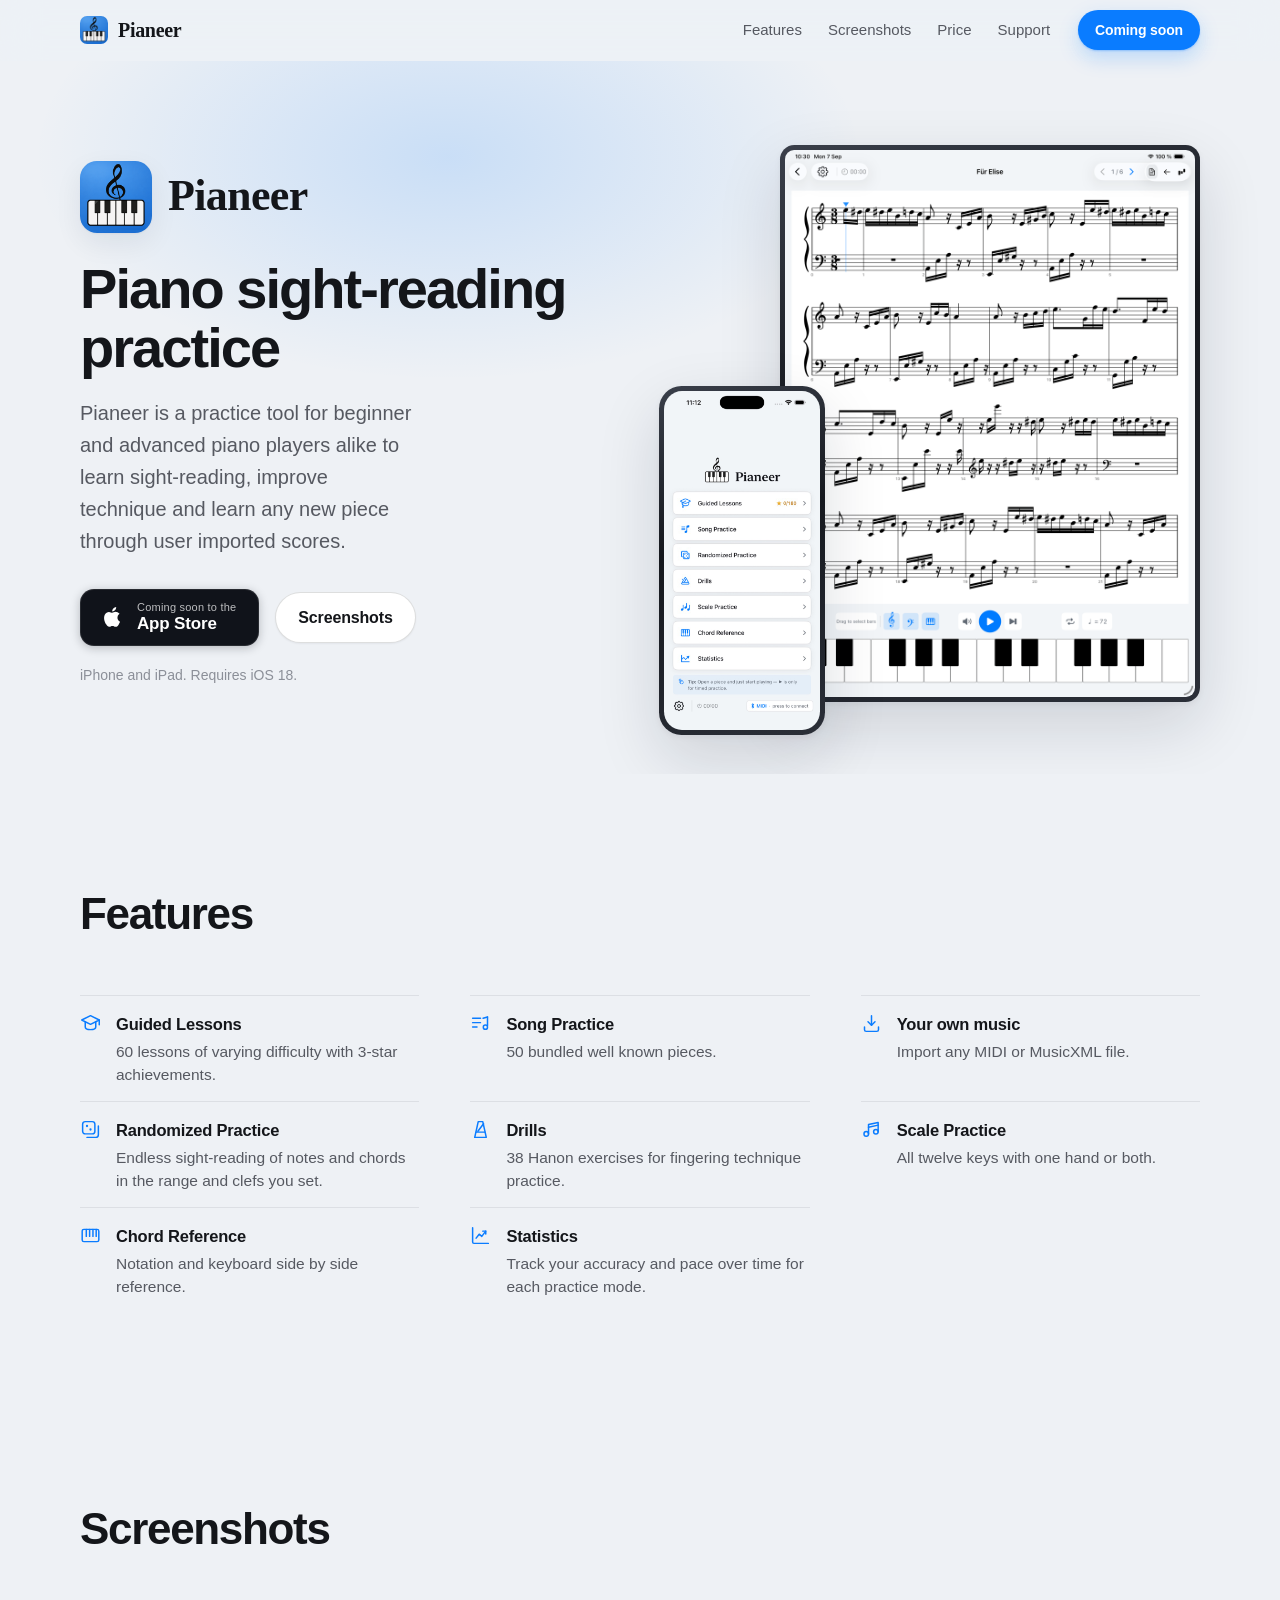
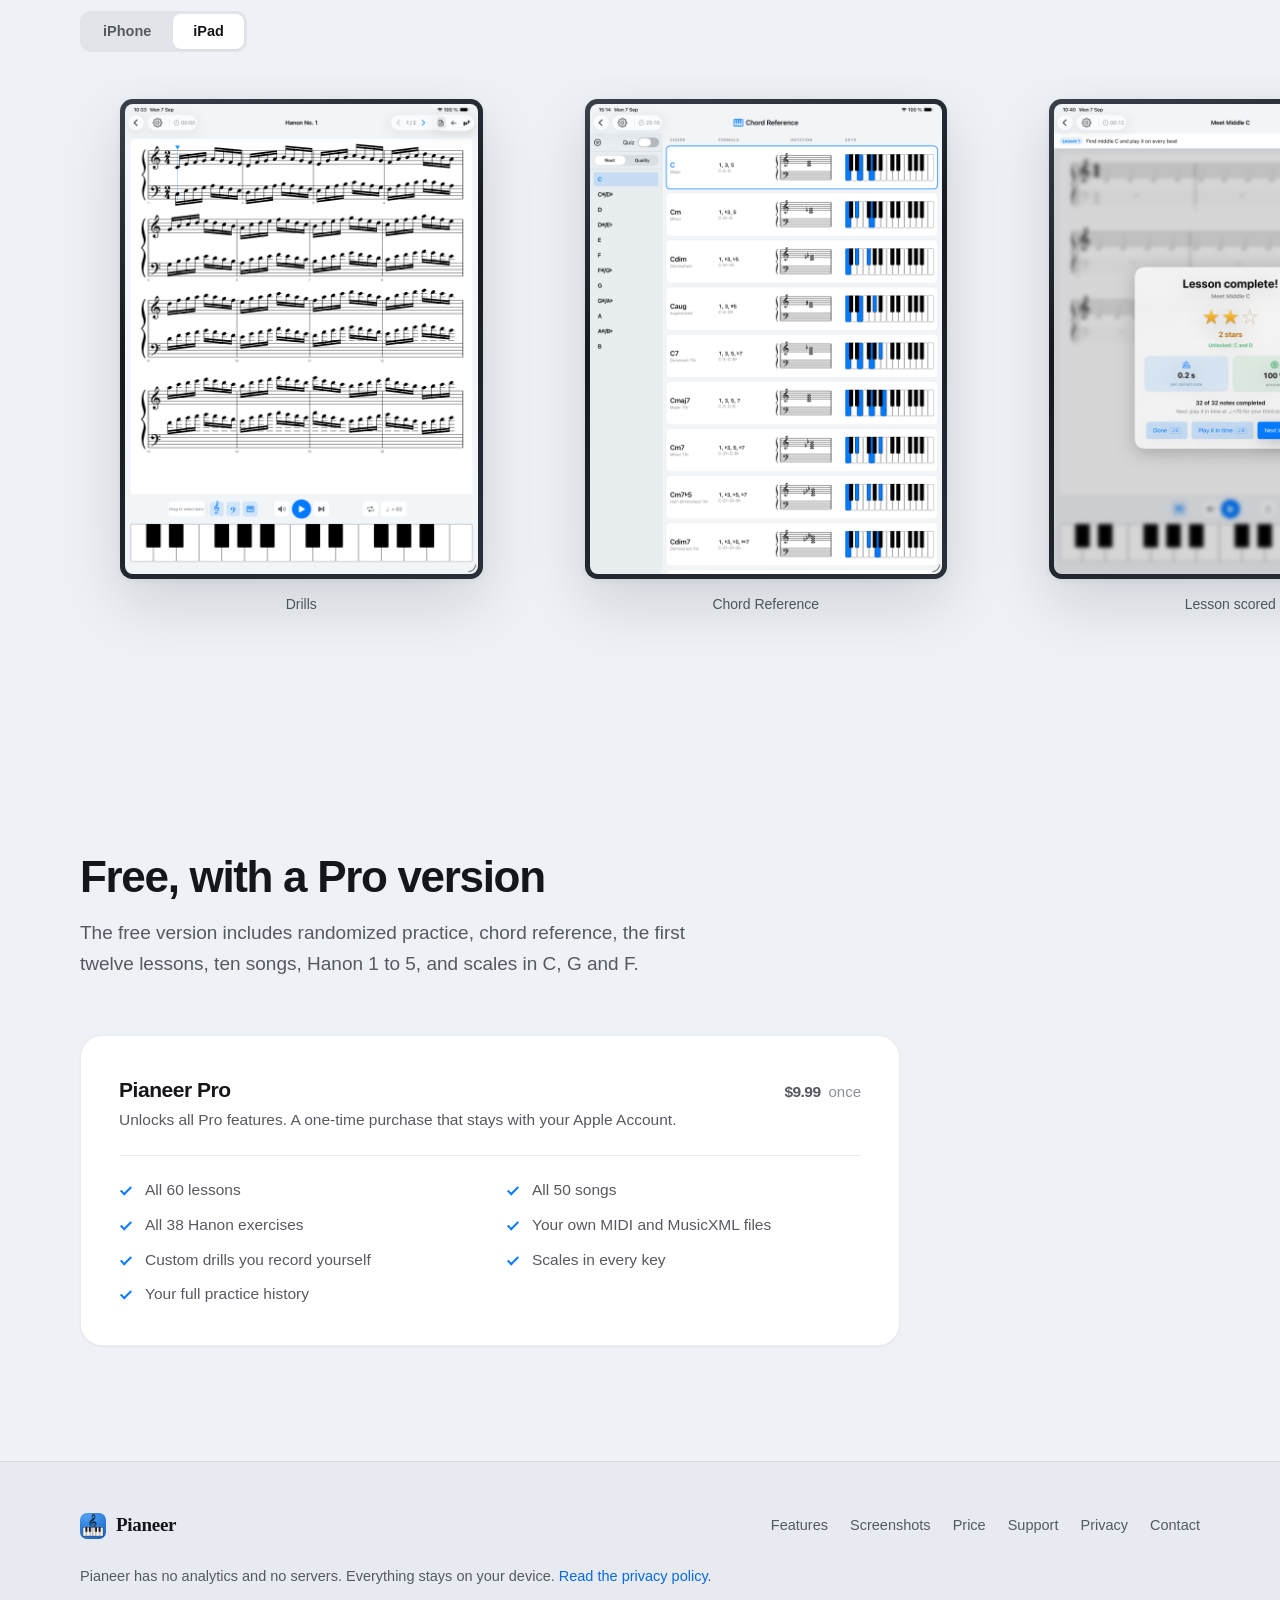
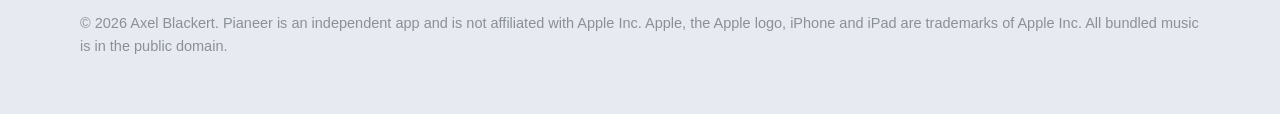
<file: index.html>
<!doctype html>
<html lang="en">
<head>
<meta charset="utf-8">
<meta name="viewport" content="width=device-width, initial-scale=1">
<title>Pianeer — Piano sight-reading practice</title>
<meta name="description" content="Connect a MIDI keyboard and Pianeer follows what you play, turning each note green on the staff as you get it right. 60 lessons, 50 pieces and 38 Hanon exercises, for iPhone and iPad.">
<!-- Light only for now; the dark counterpart was content="#0a0e18"
     media="(prefers-color-scheme: dark)". See DARK-THEME in style.css. -->
<meta name="theme-color" content="#eef1f5">
<link rel="canonical" href="https://pianeer-app.github.io/">
<link rel="icon" href="assets/img/favicon.png" type="image/png">
<link rel="apple-touch-icon" href="assets/img/apple-touch-icon.png">
<link rel="stylesheet" href="assets/css/style.css">

<meta property="og:type" content="website">
<meta property="og:title" content="Pianeer — Piano sight-reading practice">
<meta property="og:description" content="Connect a MIDI keyboard and Pianeer follows what you play, marking each note on the staff as you go. For iPhone and iPad.">
<meta property="og:image" content="assets/img/icon.png">
<meta name="twitter:card" content="summary_large_image">

<script type="application/ld+json">
{
  "@context": "https://schema.org",
  "@type": "SoftwareApplication",
  "name": "Pianeer",
  "applicationCategory": "EducationalApplication",
  "operatingSystem": "iOS 18.0 or later",
  "description": "Piano sight-reading practice driven by MIDI input. Guided lessons, songs, Hanon drills, scales, a chord reference and practice statistics.",
  "offers": { "@type": "Offer", "price": "0", "priceCurrency": "USD" }
}
</script>
</head>
<body>

<a class="skip" href="#main">Skip to content</a>

<header class="nav">
  <div class="wrap nav-inner">
    <a class="nav-brand" href="./">
      <img src="assets/img/icon.png" alt="" width="28" height="28">
      <span class="wordmark">Pianeer</span>
    </a>
    <nav class="nav-links" aria-label="Primary">
      <a href="#features">Features</a>
      <a href="#screenshots">Screenshots</a>
      <a href="#pricing">Price</a>
      <a href="support.html">Support</a>
    </nav>
    <div class="nav-cta">
      <!-- APPSTORE_URL: replace the href, and the label with "App Store". -->
      <a class="btn btn-primary btn-sm" href="#pricing" title="Pianeer is coming soon to the App Store">Coming soon</a>
    </div>
  </div>
</header>

<main id="main">

<!-- ── Hero ───────────────────────────────────────────────────────────── -->
<section class="hero">
  <div class="wrap hero-grid">
    <div>
      <div class="hero-lockup">
        <img src="assets/img/icon.png" alt="Pianeer app icon" width="72" height="72">
        <span class="wordmark">Pianeer</span>
      </div>
      <h1>Piano sight-reading practice</h1>
      <p class="hero-sub">
        Pianeer is a practice tool for beginner and advanced piano players
        alike to learn sight-reading, improve technique and learn any new piece
        through user imported scores.
      </p>
      <div class="hero-cta">
        <div class="cta-row">
          <!-- APPSTORE_URL -->
          <a class="appstore" href="#pricing" aria-label="Pianeer is coming soon to the App Store">
            <svg viewBox="0 0 24 24" aria-hidden="true"><path d="M17.05 12.54c-.02-2.3 1.88-3.4 1.96-3.46-1.07-1.56-2.73-1.78-3.32-1.8-1.41-.14-2.76.83-3.48.83-.72 0-1.83-.81-3-.79-1.54.02-2.96.9-3.75 2.28-1.6 2.78-.41 6.9 1.15 9.16.76 1.1 1.67 2.34 2.86 2.3 1.15-.05 1.58-.74 2.97-.74 1.39 0 1.78.74 3 .72 1.24-.02 2.02-1.12 2.78-2.23.87-1.28 1.23-2.52 1.25-2.58-.03-.01-2.4-.92-2.42-3.65zM14.9 5.6c.63-.77 1.06-1.83.94-2.9-.91.04-2.01.61-2.66 1.37-.59.68-1.1 1.76-.96 2.8 1.01.08 2.05-.51 2.68-1.27z"/></svg>
            <span class="appstore-text">
              <small>Coming soon to the</small>
              <strong>App Store</strong>
            </span>
          </a>
          <a class="btn btn-ghost" href="#screenshots">Screenshots</a>
        </div>
        <p class="cta-note">iPhone and iPad. Requires iOS&nbsp;18.</p>
      </div>
    </div>

    <div class="hero-stage">
      <div class="device device-ipad ipad">
        <img src="assets/img/screens/ipad-sheet.png" alt="Pianeer on iPad showing Für Elise engraved on a grand staff, with transport controls and a piano keyboard along the bottom" width="900" height="1200" fetchpriority="high">
      </div>
      <div class="device device-iphone iphone">
        <img src="assets/img/screens/iphone-home.jpg" alt="Pianeer's home screen on iPhone with Guided Lessons, Song Practice, Drills and more" width="560" height="1216" fetchpriority="high">
      </div>
    </div>
  </div>
</section>

<!-- ── Features ───────────────────────────────────────────────────────── -->
<section id="features">
  <div class="wrap">
    <div class="section-head">
      <h2>Features</h2>
    </div>

    <dl class="specs">
      <div class="spec">
        <svg viewBox="0 0 24 24" fill="none" stroke="currentColor" stroke-width="1.7" stroke-linecap="round" stroke-linejoin="round" aria-hidden="true"><path d="M12 3 22 8l-10 5L2 8z"/><path d="M6 10.4V16c0 1.7 2.7 3 6 3s6-1.3 6-3v-5.6"/><path d="M22 8v5.5"/></svg>
        <div><dt>Guided Lessons</dt><dd>60 lessons of varying difficulty with 3-star achievements.</dd></div>
      </div>
      <div class="spec">
        <svg viewBox="0 0 24 24" fill="none" stroke="currentColor" stroke-width="1.7" stroke-linecap="round" stroke-linejoin="round" aria-hidden="true"><path d="M3 6h9M3 11h9M3 16h5"/><path d="M20 4.5v9.7"/><circle cx="17.6" cy="16.2" r="2.4"/><path d="M20 4.5 15 6"/></svg>
        <div><dt>Song Practice</dt><dd>50 bundled well known pieces.</dd></div>
      </div>
      <div class="spec">
        <svg viewBox="0 0 24 24" fill="none" stroke="currentColor" stroke-width="1.7" stroke-linecap="round" stroke-linejoin="round" aria-hidden="true"><path d="M12 3v11"/><path d="m8 10 4 4 4-4"/><path d="M4 16v3a2 2 0 0 0 2 2h12a2 2 0 0 0 2-2v-3"/></svg>
        <div><dt>Your own music</dt><dd>Import any MIDI or MusicXML file.</dd></div>
      </div>
      <div class="spec">
        <svg viewBox="0 0 24 24" fill="none" stroke="currentColor" stroke-width="1.7" stroke-linejoin="round" aria-hidden="true"><rect x="3" y="3" width="14" height="14" rx="3"/><path d="M21 8v10a3 3 0 0 1-3 3H8" stroke-linecap="round"/><circle cx="8" cy="8" r="1.3" fill="currentColor" stroke="none"/><circle cx="12" cy="12" r="1.3" fill="currentColor" stroke="none"/></svg>
        <div><dt>Randomized Practice</dt><dd>Endless sight-reading of notes and chords in the range and clefs you set.</dd></div>
      </div>
      <div class="spec">
        <svg viewBox="0 0 24 24" fill="none" stroke="currentColor" stroke-width="1.7" stroke-linecap="round" stroke-linejoin="round" aria-hidden="true"><path d="M9.4 3h5.2l4 18H5.4z"/><path d="M7 15h10"/><path d="M15.5 5.5 9 14"/></svg>
        <div><dt>Drills</dt><dd>38 Hanon exercises for fingering technique practice.</dd></div>
      </div>
      <div class="spec">
        <svg viewBox="0 0 24 24" fill="none" stroke="currentColor" stroke-width="1.7" stroke-linecap="round" stroke-linejoin="round" aria-hidden="true"><circle cx="6" cy="17" r="2.6"/><circle cx="17" cy="14.5" r="2.6"/><path d="M8.6 17V6.4l11-2.4v10.5"/><path d="M8.6 9.4l11-2.4"/></svg>
        <div><dt>Scale Practice</dt><dd>All twelve keys with one hand or both.</dd></div>
      </div>
      <div class="spec">
        <svg viewBox="0 0 24 24" fill="none" stroke="currentColor" stroke-width="1.7" stroke-linejoin="round" aria-hidden="true"><rect x="2.5" y="5" width="19" height="14" rx="2"/><path d="M7.2 5v8M11 5v8M14.8 5v8M18.5 5v8" stroke-linecap="round"/></svg>
        <div><dt>Chord Reference</dt><dd>Notation and keyboard side by side reference.</dd></div>
      </div>
      <div class="spec">
        <svg viewBox="0 0 24 24" fill="none" stroke="currentColor" stroke-width="1.7" stroke-linecap="round" stroke-linejoin="round" aria-hidden="true"><path d="M3 3v16.5A1.5 1.5 0 0 0 4.5 21H21"/><path d="m7 15 3.5-4.5 3 2.5L18 7"/><path d="M14.6 7H18v3.4"/></svg>
        <div><dt>Statistics</dt><dd>Track your accuracy and pace over time for each practice mode.</dd></div>
      </div>
    </dl>
  </div>
</section>

<!-- ── Screenshots ────────────────────────────────────────────────────── -->
<section id="screenshots" class="section-tight">
  <div class="wrap">
    <div class="section-head">
      <h2>Screenshots</h2>
    </div>
  </div>

  <!-- Outside .wrap on purpose: the strip runs edge to edge and recreates the
       gutter with its own inline padding. It scrolls sideways, so extra shots
       here cost the reader no extra scrolling down the page. -->
  <!-- The strips are siblings of the radios above, so a checked radio can hide
       the other strip. This tab switch needs no JavaScript. -->
  <input class="seg-input" type="radio" name="device" id="seg-iphone">
  <input class="seg-input" type="radio" name="device" id="seg-ipad" checked>

  <div class="wrap">
    <div class="seg">
      <label for="seg-iphone">iPhone</label>
      <label for="seg-ipad">iPad</label>
    </div>
  </div>

  <div class="gallery gallery-iphone" tabindex="0" role="region" aria-label="Pianeer on iPhone, scroll horizontally">
    <figure class="shot">
      <div class="device device-iphone"><img src="assets/img/screens/iphone-sheet.jpg" alt="A piece open on the grand staff with the playhead on the first bar and transport controls below" width="560" height="1216" loading="lazy"></div>
      <figcaption>Sheet view</figcaption>
    </figure>
    <figure class="shot">
      <div class="device device-iphone"><img src="assets/img/screens/iphone-chords.jpg" alt="Chord Reference showing chords as notation and highlighted piano keys, with a quiz toggle" width="560" height="1216" loading="lazy"></div>
      <figcaption>Chord Reference</figcaption>
    </figure>
    <figure class="shot">
      <div class="device device-iphone"><img src="assets/img/screens/iphone-complete.jpg" alt="Lesson complete screen showing two of three stars, reaction time and accuracy" width="560" height="1216" loading="lazy"></div>
      <figcaption>Lesson scored</figcaption>
    </figure>
    <figure class="shot">
      <div class="device device-iphone"><img src="assets/img/screens/iphone-falling.jpg" alt="Falling-notes view with coloured bars descending onto the on-screen keyboard" width="560" height="1216" loading="lazy"></div>
      <figcaption>Falling notes</figcaption>
    </figure>
    <figure class="shot">
      <div class="device device-iphone"><img src="assets/img/screens/iphone-stats.jpg" alt="Statistics screen with practice time, a practice calendar and accuracy trends" width="560" height="1216" loading="lazy"></div>
      <figcaption>Statistics</figcaption>
    </figure>
    <figure class="shot">
      <div class="device device-iphone"><img src="assets/img/screens/iphone-lessons.jpg" alt="Guided Lessons list showing progress out of 180 stars and lessons unlocking in sequence" width="560" height="1216" loading="lazy"></div>
      <figcaption>Guided Lessons</figcaption>
    </figure>
    <figure class="shot">
      <div class="device device-iphone"><img src="assets/img/screens/iphone-random.jpg" alt="Randomized Practice settings for treble and bass clef ranges, chords and note count" width="560" height="1216" loading="lazy"></div>
      <figcaption>Randomized Practice</figcaption>
    </figure>
    <figure class="shot">
      <div class="device device-iphone"><img src="assets/img/screens/iphone-songs.jpg" alt="Song Practice library with recent, imported and bundled pieces graded by difficulty" width="560" height="1216" loading="lazy"></div>
      <figcaption>Song Practice</figcaption>
    </figure>
    <figure class="shot">
      <div class="device device-iphone"><img src="assets/img/screens/iphone-home.jpg" alt="Home screen listing Guided Lessons, Song Practice, Randomized Practice, Drills, Scale Practice, Chord Reference and Statistics" width="560" height="1216" loading="lazy"></div>
      <figcaption>Home</figcaption>
    </figure>
  </div>

  <div class="gallery gallery-ipad" tabindex="0" role="region" aria-label="Pianeer on iPad, scroll horizontally">
    <figure class="shot">
      <div class="device device-ipad"><img src="assets/img/screens/ipad-drills.png" alt="A Hanon exercise on iPad, engraved across the full page with a piano keyboard below" width="720" height="960" loading="lazy"></div>
      <figcaption>Drills</figcaption>
    </figure>
    <figure class="shot">
      <div class="device device-ipad"><img src="assets/img/screens/ipad-chords.png" alt="Chord Reference on iPad, listing chords as notation and keyboard side by side" width="720" height="960" loading="lazy"></div>
      <figcaption>Chord Reference</figcaption>
    </figure>
    <figure class="shot">
      <div class="device device-ipad"><img src="assets/img/screens/ipad-complete.jpg" alt="Lesson complete on iPad: two of three stars for Meet Middle C, with reaction time and accuracy" width="720" height="960" loading="lazy"></div>
      <figcaption>Lesson scored</figcaption>
    </figure>
    <figure class="shot">
      <div class="device device-ipad"><img src="assets/img/screens/ipad-falling.jpg" alt="Falling-notes view on iPad: coloured bars descending onto a piano keyboard" width="1050" height="1400" loading="lazy"></div>
      <figcaption>Falling notes</figcaption>
    </figure>
    <figure class="shot">
      <div class="device device-ipad"><img src="assets/img/screens/ipad-stats.jpg" alt="Statistics on iPad with a practice calendar and accuracy trends" width="720" height="960" loading="lazy"></div>
      <figcaption>Statistics</figcaption>
    </figure>
    <figure class="shot">
      <div class="device device-ipad"><img src="assets/img/screens/ipad-lessons.jpg" alt="Guided Lessons on iPad, showing the curriculum and stars earned" width="720" height="960" loading="lazy"></div>
      <figcaption>Guided Lessons</figcaption>
    </figure>
    <figure class="shot">
      <div class="device device-ipad"><img src="assets/img/screens/ipad-songs.jpg" alt="Song Practice library on iPad, with recent, imported and bundled pieces" width="720" height="960" loading="lazy"></div>
      <figcaption>Song Practice</figcaption>
    </figure>
    <figure class="shot">
      <div class="device device-ipad"><img src="assets/img/screens/ipad-home.jpg" alt="Pianeer's home screen on iPad" width="720" height="960" loading="lazy"></div>
      <figcaption>Home</figcaption>
    </figure>
  </div>
</section>

<!-- ── Price ──────────────────────────────────────────────────────────── -->
<section id="pricing">
  <div class="wrap">
    <div class="section-head">
      <h2>Free, with a Pro version</h2>
      <p class="lede">
        The free version includes randomized practice, chord reference,
        the first twelve lessons, ten songs, Hanon 1 to 5, and scales in C, G and F.</p>
    </div>

    <div class="pro">
      <div class="pro-head">
        <div>
          <h3>Pianeer Pro</h3>
          <p>Unlocks all Pro features. A one-time purchase that stays with your Apple&nbsp;Account.</p>
        </div>
        <p class="pro-price">$9.99<span>once</span></p>
      </div>
      <ul class="pro-list">
        <li>All 60 lessons</li>
        <li>All 50 songs</li>
        <li>All 38 Hanon exercises</li>
        <li>Your own MIDI and MusicXML files</li>
        <li>Custom drills you record yourself</li>
        <li>Scales in every key</li>
        <li>Your full practice history</li>
      </ul>
    </div>
  </div>
</section>

</main>

<footer>
  <div class="wrap footer-inner">
    <a class="footer-brand" href="./">
      <img src="assets/img/icon.png" alt="" width="26" height="26">
      <span class="wordmark">Pianeer</span>
    </a>
    <nav class="footer-links" aria-label="Footer">
      <a href="#features">Features</a>
      <a href="#screenshots">Screenshots</a>
      <a href="#pricing">Price</a>
      <a href="support.html">Support</a>
      <a href="privacy.html">Privacy</a>
      <a href="mailto:axel.blackert@gmail.com">Contact</a>
    </nav>
    <p class="footer-privacy">
      Pianeer has no analytics and no servers. Everything stays on your device. <a href="privacy.html">Read the privacy policy</a>.
    </p>
    <p class="footer-legal">
      © <span id="year">2026</span> Axel Blackert. Pianeer is an independent app and is not
      affiliated with Apple Inc. Apple, the Apple logo, iPhone and iPad are
      trademarks of Apple Inc. All bundled music is in the public domain.
    </p>
  </div>
</footer>

<script>
  document.getElementById('year').textContent = new Date().getFullYear();
</script>

</body>
</html>
</file>
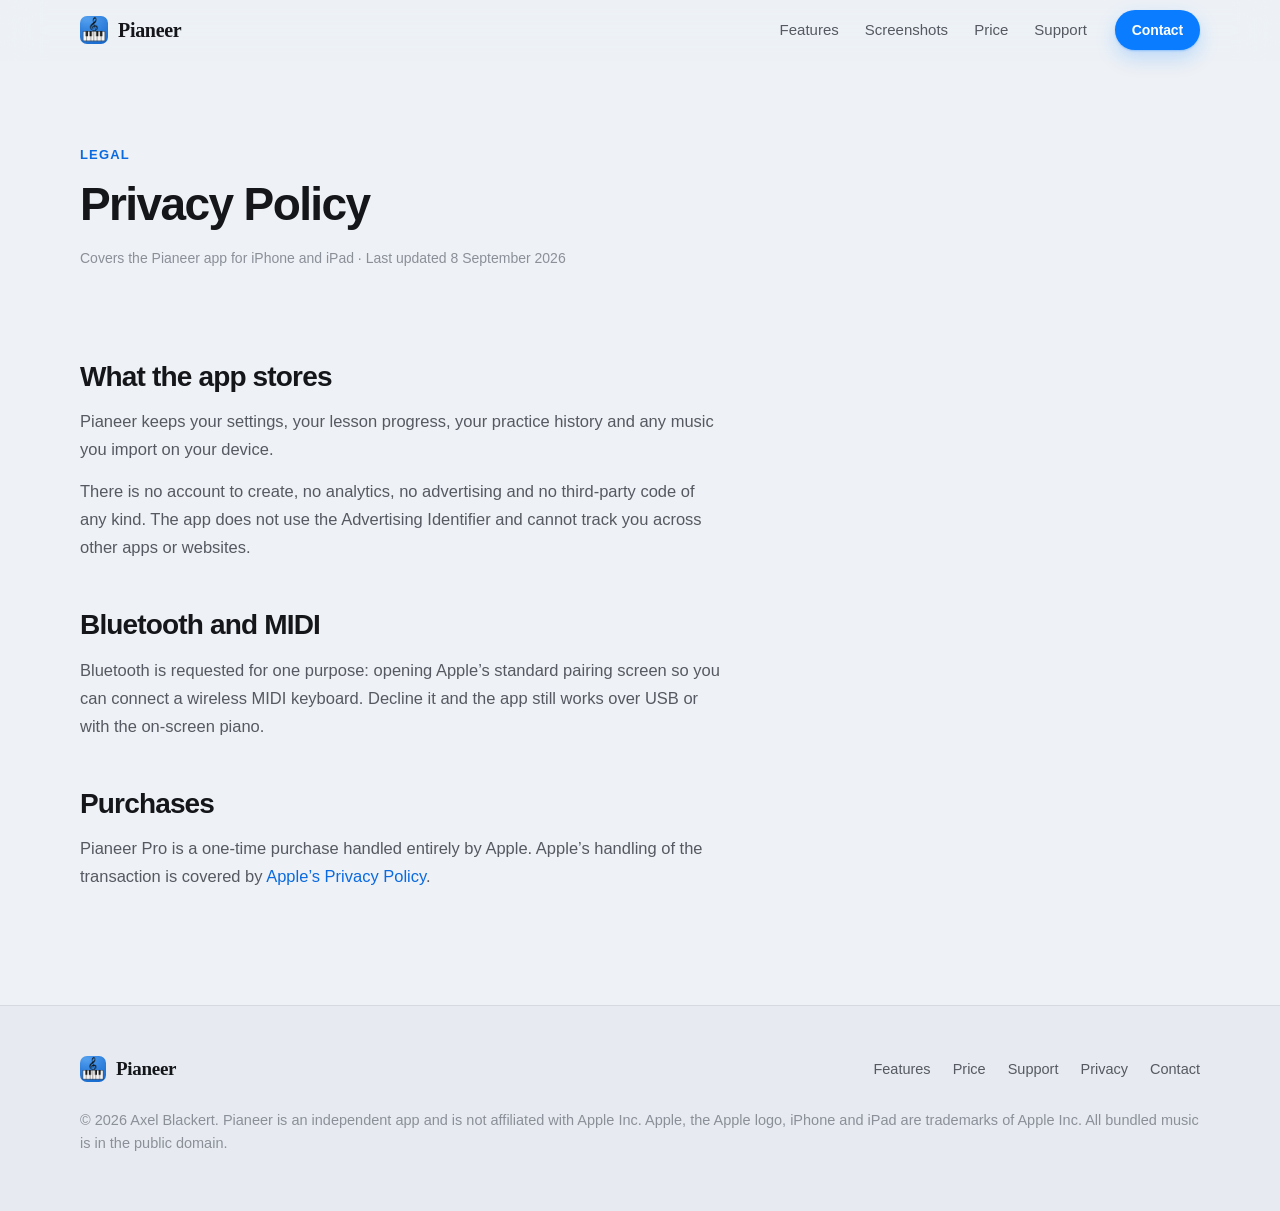
<file: privacy.html>
<!doctype html>
<html lang="en">
<head>
<meta charset="utf-8">
<meta name="viewport" content="width=device-width, initial-scale=1">
<title>Privacy Policy — Pianeer</title>
<meta name="description" content="Pianeer collects no data about you. Your settings, lesson progress, practice history and imported music stay on your device.">
<!-- Light only for now; the dark counterpart was content="#0a0e18"
     media="(prefers-color-scheme: dark)". See DARK-THEME in style.css. -->
<meta name="theme-color" content="#eef1f5">
<link rel="canonical" href="https://pianeer-app.github.io/privacy.html">
<link rel="icon" href="assets/img/favicon.png" type="image/png">
<link rel="apple-touch-icon" href="assets/img/apple-touch-icon.png">
<link rel="stylesheet" href="assets/css/style.css">
</head>
<body>

<a class="skip" href="#main">Skip to content</a>

<header class="nav">
  <div class="wrap nav-inner">
    <a class="nav-brand" href="./">
      <img src="assets/img/icon.png" alt="" width="28" height="28">
      <span class="wordmark">Pianeer</span>
    </a>
    <nav class="nav-links" aria-label="Primary">
      <a href="./#features">Features</a>
      <a href="./#screenshots">Screenshots</a>
      <a href="./#pricing">Price</a>
      <a href="support.html">Support</a>
    </nav>
    <div class="nav-cta">
      <a class="btn btn-primary btn-sm" href="mailto:axel.blackert@gmail.com?subject=Pianeer%20privacy">Contact</a>
    </div>
  </div>
</header>

<main id="main">

<section class="page-hero">
  <div class="wrap">
    <p class="eyebrow">Legal</p>
    <h1>Privacy Policy</h1>
    <p class="page-meta">
      Covers the Pianeer app for iPhone and iPad &middot;
      Last updated 8 September 2026
    </p>
  </div>
</section>

<section style="padding-top:0">
  <div class="wrap">
    <div class="prose">

    <h2>What the app stores</h2>
    <p>Pianeer keeps your settings, your lesson progress, your practice history
    and any music you import on your device.</p>
    <p>There is no account to create, no analytics, no advertising and no
    third-party code of any kind. The app does not use the Advertising
    Identifier and cannot track you across other apps or websites.</p>

    <h2>Bluetooth and MIDI</h2>
    <p>Bluetooth is requested for one purpose: opening Apple&rsquo;s standard
    pairing screen so you can connect a wireless MIDI keyboard. Decline it and
    the app still works over USB or with the on-screen piano.</p>

    <h2>Purchases</h2>
    <p>Pianeer Pro is a one-time purchase handled entirely by Apple.
       Apple&rsquo;s handling of the transaction is covered by <a href="https://www.apple.com/legal/privacy/">Apple&rsquo;s Privacy Policy</a>.</p>

    </div>
  </div>
</section>

</main>

<footer>
  <div class="wrap footer-inner">
    <a class="footer-brand" href="./">
      <img src="assets/img/icon.png" alt="" width="26" height="26">
      <span class="wordmark">Pianeer</span>
    </a>
    <nav class="footer-links" aria-label="Footer">
      <a href="./#features">Features</a>
      <a href="./#pricing">Price</a>
      <a href="support.html">Support</a>
      <a href="privacy.html">Privacy</a>
      <a href="mailto:axel.blackert@gmail.com">Contact</a>
    </nav>
    <p class="footer-legal">
      © <span id="year">2026</span> Axel Blackert. Pianeer is an independent app and is not
      affiliated with Apple Inc. Apple, the Apple logo, iPhone and iPad are
      trademarks of Apple Inc. All bundled music is in the public domain.
    </p>
  </div>
</footer>

<script>
  document.getElementById('year').textContent = new Date().getFullYear();
</script>

</body>
</html>
</file>
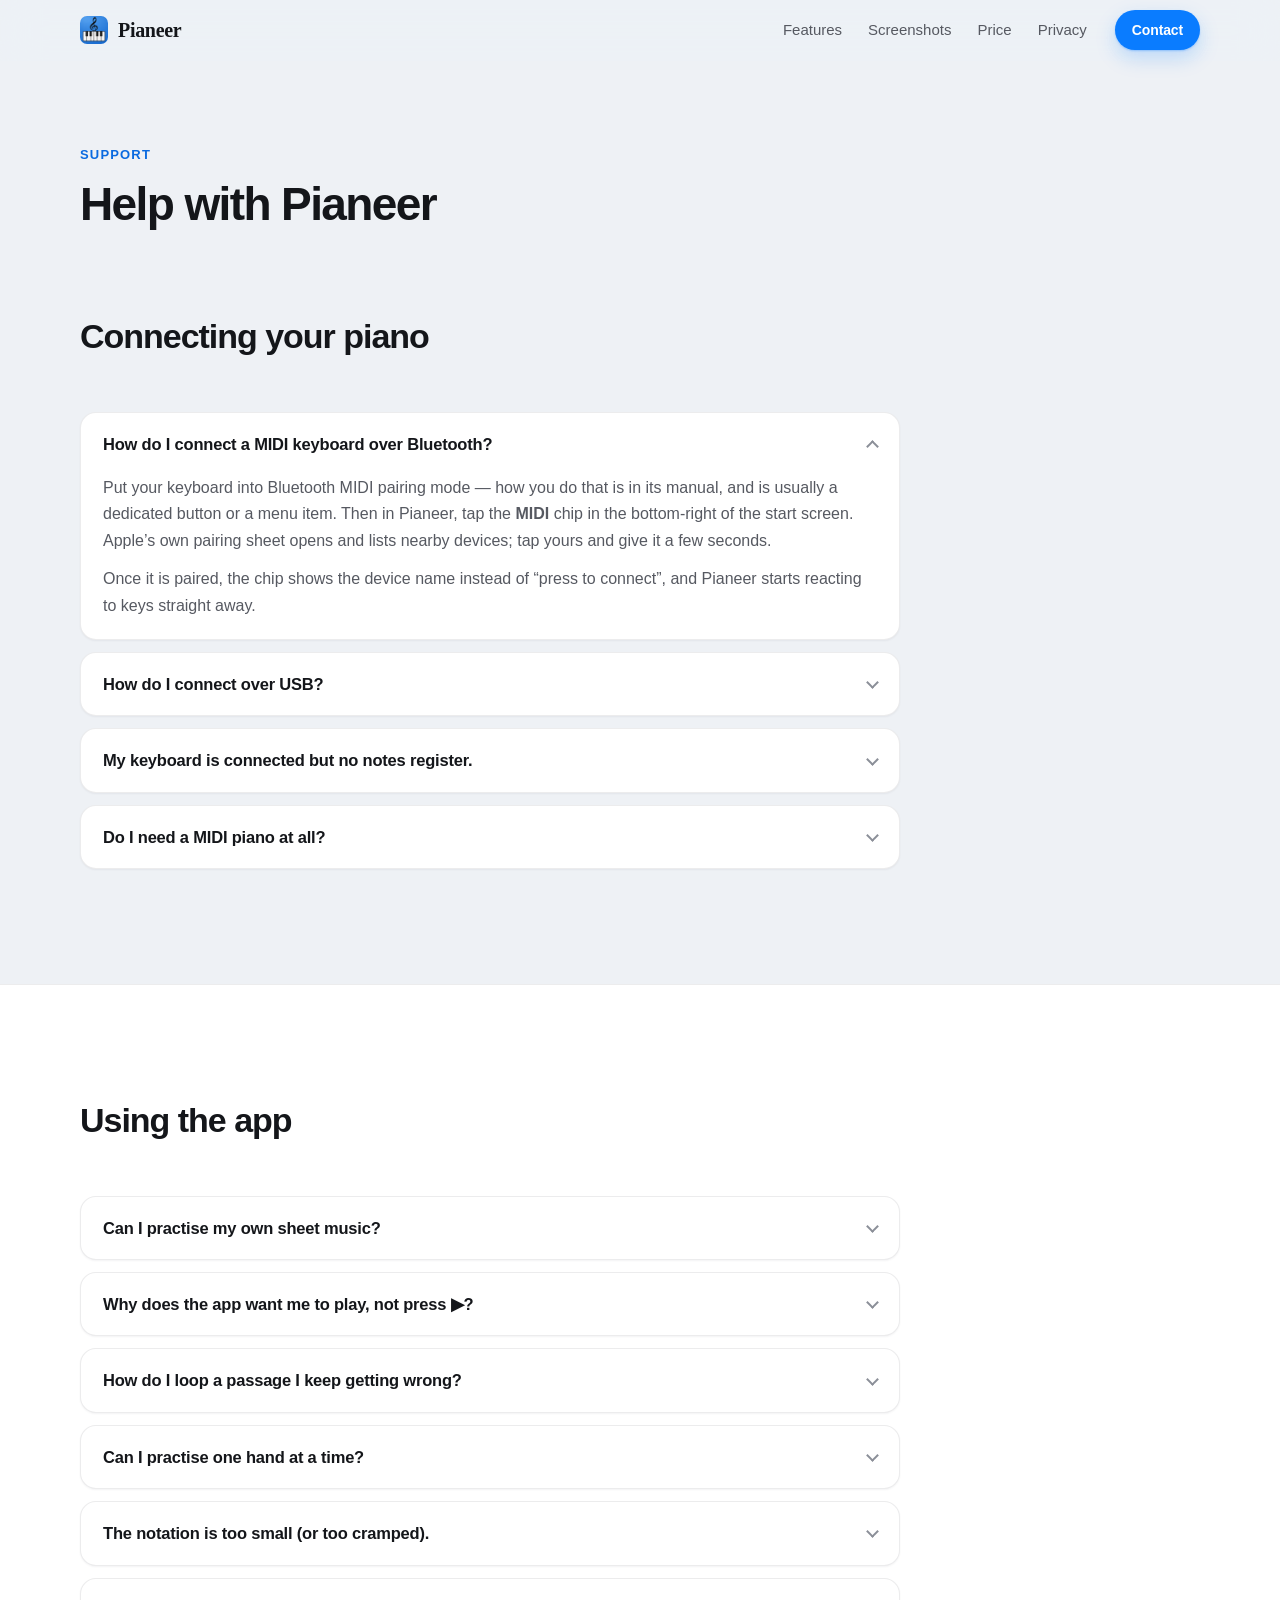
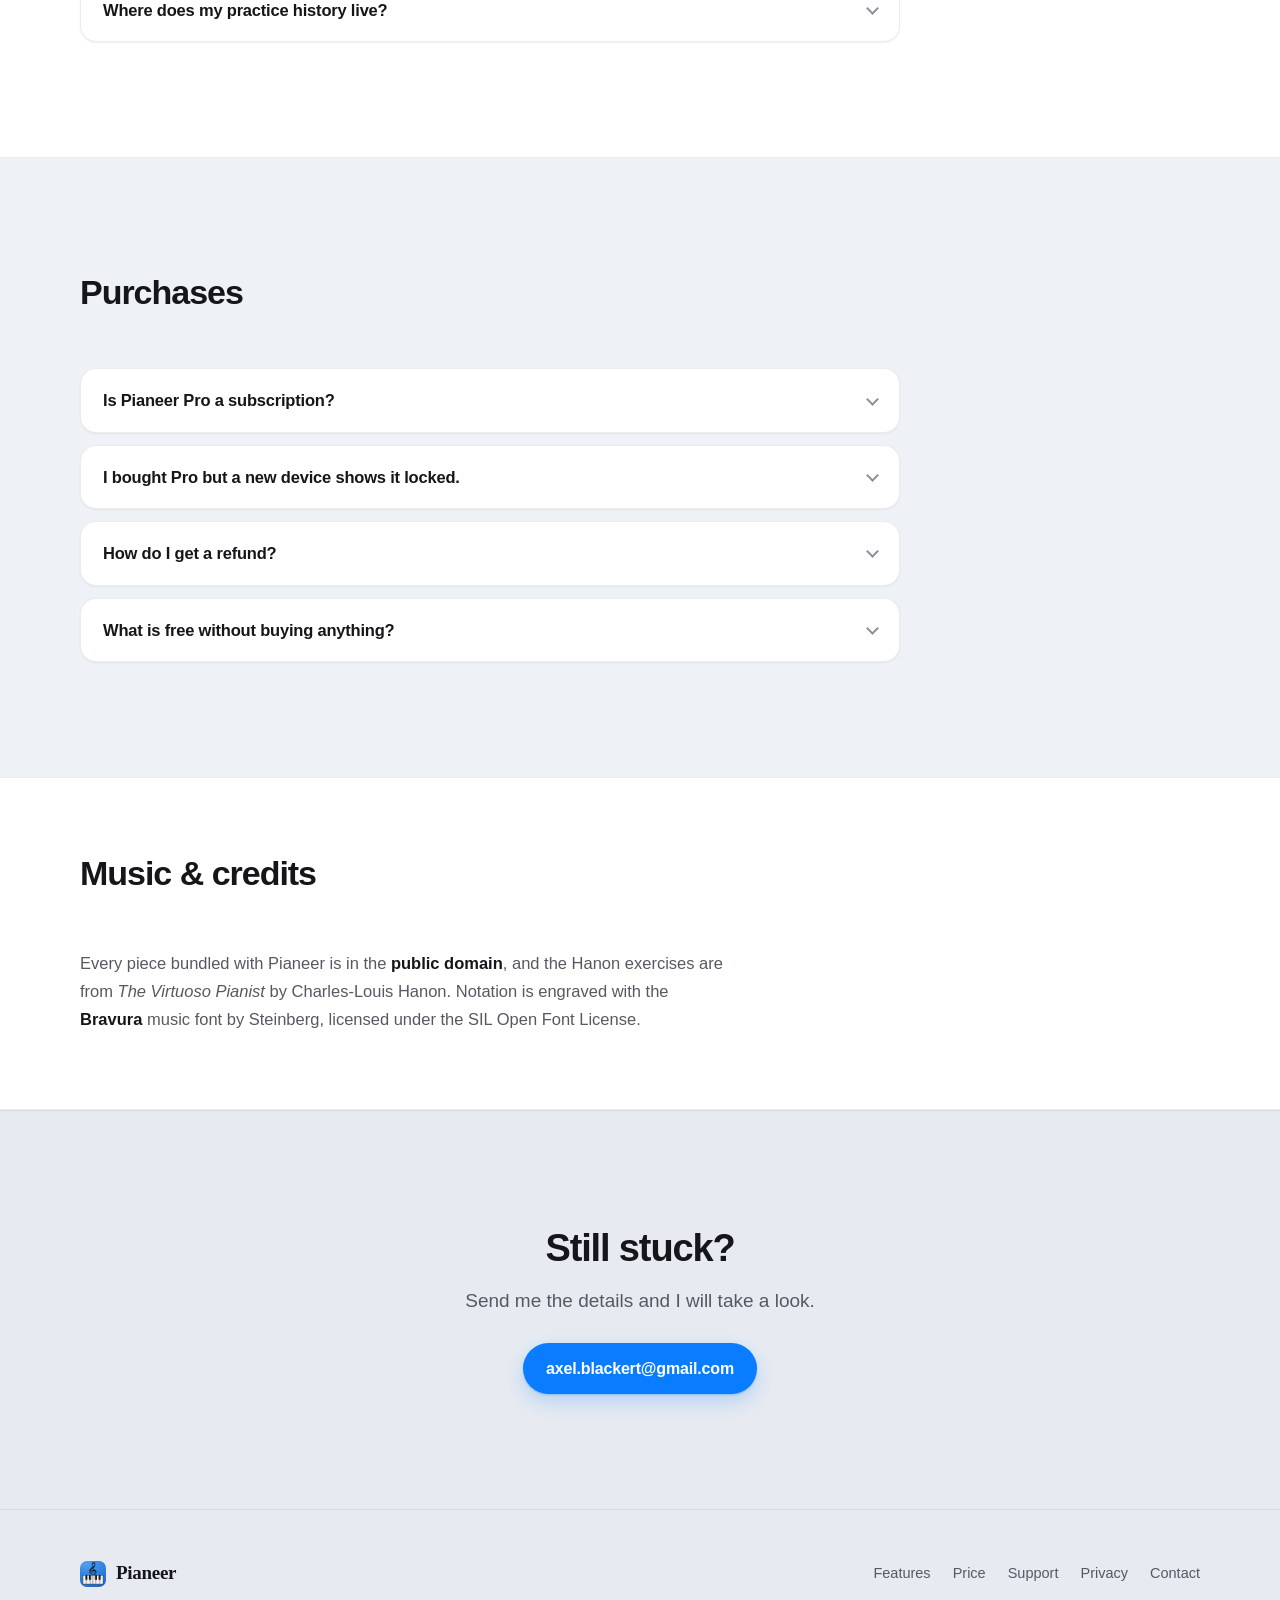
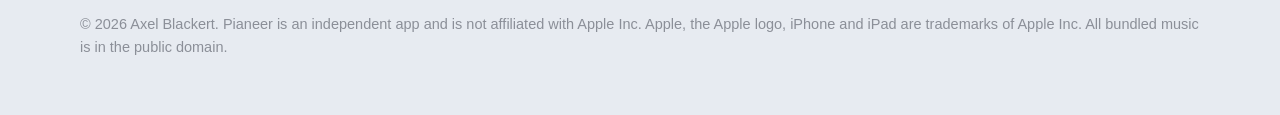
<file: support.html>
<!doctype html>
<html lang="en">
<head>
<meta charset="utf-8">
<meta name="viewport" content="width=device-width, initial-scale=1">
<title>Support — Pianeer</title>
<meta name="description" content="Help with Pianeer: connecting a MIDI piano over Bluetooth or USB, importing MIDI and MusicXML files, restoring a Pianeer Pro purchase, and how to get in touch.">
<!-- Light only for now; the dark counterpart was content="#0a0e18"
     media="(prefers-color-scheme: dark)". See DARK-THEME in style.css. -->
<meta name="theme-color" content="#eef1f5">
<link rel="canonical" href="https://pianeer-app.github.io/support.html">
<link rel="icon" href="assets/img/favicon.png" type="image/png">
<link rel="apple-touch-icon" href="assets/img/apple-touch-icon.png">
<link rel="stylesheet" href="assets/css/style.css">
</head>
<body>

<a class="skip" href="#main">Skip to content</a>

<header class="nav">
  <div class="wrap nav-inner">
    <a class="nav-brand" href="./">
      <img src="assets/img/icon.png" alt="" width="28" height="28">
      <span class="wordmark">Pianeer</span>
    </a>
    <nav class="nav-links" aria-label="Primary">
      <a href="./#features">Features</a>
      <a href="./#screenshots">Screenshots</a>
      <a href="./#pricing">Price</a>
      <a href="privacy.html">Privacy</a>
    </nav>
    <div class="nav-cta">
      <a class="btn btn-primary btn-sm" href="mailto:axel.blackert@gmail.com?subject=Pianeer%20support">Contact</a>
    </div>
  </div>
</header>

<main id="main">

<section class="page-hero">
  <div class="wrap">
    <p class="eyebrow">Support</p>
    <h1>Help with Pianeer</h1>
  </div>
</section>

<!-- ── FAQ ────────────────────────────────────────────────────────────── -->
<section style="padding-top:clamp(28px,4vw,44px)">
  <div class="wrap">
    <div class="section-head">
      <h2 style="font-size:clamp(26px,3vw,34px)">Connecting your piano</h2>
    </div>

    <div class="faq">

      <details class="qa" open>
        <summary>How do I connect a MIDI keyboard over Bluetooth?</summary>
        <div class="qa-body">
          <p>Put your keyboard into Bluetooth MIDI pairing mode — how you do that
          is in its manual, and is usually a dedicated button or a menu item.
          Then in Pianeer, tap the <strong>MIDI</strong> chip in the bottom-right
          of the start screen. Apple’s own pairing sheet opens and lists nearby
          devices; tap yours and give it a few seconds.</p>
          <p>Once it is paired, the chip shows the device name instead of “press
          to connect”, and Pianeer starts reacting to keys straight away.</p>
        </div>
      </details>

      <details class="qa">
        <summary>How do I connect over USB?</summary>
        <div class="qa-body">
          <p>Plug the keyboard into your iPhone or iPad with the appropriate
          cable or adapter — usually USB-C to USB-B for a digital piano, or a
          Lightning to USB adapter on older devices. Pianeer picks up every
          connected MIDI source automatically, so there is nothing to configure:
          play a key and it should respond.</p>
          <p>If nothing happens, the usual cause is a charge-only cable. A cable
          that carries data is required.</p>
        </div>
      </details>

      <details class="qa">
        <summary>My keyboard is connected but no notes register.</summary>
        <div class="qa-body">
          <p>Work through these in order:</p>
          <ol>
            <li>Check the MIDI chip on the start screen actually names your
            device. If it still says “press to connect”, the connection has not
            been made yet.</li>
            <li>Make sure the keyboard is not in <em>local off</em> mode or set
            to a MIDI channel your other gear is filtering.</li>
            <li>Close and reopen Pianeer. Core MIDI occasionally needs the app to
            re-scan after a device is plugged in mid-session.</li>
            <li>On USB, try a different cable — charge-only cables are the most
            common culprit.</li>
            <li>If your piano offers both USB and Bluetooth, try the other one.
            Some models only send MIDI over one of them.</li>
          </ol>
        </div>
      </details>

      <details class="qa">
        <summary>Do I need a MIDI piano at all?</summary>
        <div class="qa-body">
          <p>No. Pianeer has a built-in on-screen keyboard, and every mode works
          with it — lessons, songs, drills, scales and randomized practice. You
          can turn it on or off under <strong>Settings → Show virtual
          keyboard</strong>.</p>
          <p>For the best experience it is however recommended to use a MIDI
          piano as input.</p>
        </div>
      </details>

    </div>
  </div>
</section>

<section class="band">
  <div class="wrap">
    <div class="section-head">
      <h2 style="font-size:clamp(26px,3vw,34px)">Using the app</h2>
    </div>

    <div class="faq">

      <details class="qa">
        <summary>Can I practise my own sheet music?</summary>
        <div class="qa-body">
          <p>Yes, with Pianeer Pro. Open <strong>Song Practice</strong> and tap
          <strong>Import Song</strong>. Pianeer reads standard MIDI files
          (<code>.mid</code>) and MusicXML (<code>.musicxml</code> and compressed
          <code>.mxl</code>). Imported pieces behave exactly like the bundled
          ones — same notation, same feedback, same statistics.</p>
          <p>MusicXML generally gives the better result, because it carries the
          engraving information — beaming, spelling of accidentals, note
          groupings — which has to be inferred from a MIDI file.</p>
        </div>
      </details>

      <details class="qa">
        <summary>Why does the app want me to play, not press ▶?</summary>
        <div class="qa-body">
          <p>Open a piece and just start playing and the playhead follows you. The
          play button is for <em>timed</em> practice, where the music moves at a
          fixed tempo whether or not you keep up.</p>
        </div>
      </details>

      <details class="qa">
        <summary>How do I loop a passage I keep getting wrong?</summary>
        <div class="qa-body">
          <p>In the control bar under the staff, drag across the bars you want.
          The selection is highlighted, and the repeat button then loops just
          that range. Drag again anywhere to clear it.</p>
        </div>
      </details>

      <details class="qa">
        <summary>Can I practise one hand at a time?</summary>
        <div class="qa-body">
          <p>Yes. The clef toggles in the control bar — the treble and bass clef
          buttons — turn each staff on and off. Switch one off and Pianeer stops
          expecting notes from that hand, so you can drill the other one on its
          own. This works in songs, drills, lessons and scale practice.</p>
        </div>
      </details>

      <details class="qa">
        <summary>The notation is too small (or too cramped).</summary>
        <div class="qa-body">
          <p>Open <strong>Settings</strong> and adjust <strong>Staff
          scaling</strong> and <strong>Staff density</strong>. Scaling changes how
          large the notation is drawn; density changes how much music is packed
          into each system. There are also three display modes at the top of
          Settings — <strong>Sheet</strong>, <strong>Scrolling</strong> and
          <strong>Falling notes</strong> — that fits different screen sizes.</p>
        </div>
      </details>

      <details class="qa">
        <summary>Where does my practice history live?</summary>
        <div class="qa-body">
          <p>On your device, and nowhere else. Pianeer has no accounts and no
          servers, so nothing syncs and nothing is uploaded. Your history is
          included in an encrypted iPhone or iPad backup, which is how it survives
          moving to a new device.</p>
          <p>Deleting the app deletes the history with it. See the
          <a href="privacy.html">privacy policy</a> for the details.</p>
        </div>
      </details>

    </div>
  </div>
</section>

<section>
  <div class="wrap">
    <div class="section-head">
      <h2 style="font-size:clamp(26px,3vw,34px)">Purchases</h2>
    </div>

    <div class="faq">

      <details class="qa">
        <summary>Is Pianeer Pro a subscription?</summary>
        <div class="qa-body">
          <p>No. Pianeer Pro is a single, one-time in-app purchase — there is
          nothing to renew and nothing to cancel. Buy it once and it stays
          unlocked, including on your other devices signed in to the same Apple Account.</p>
        </div>
      </details>

      <details class="qa">
        <summary>I bought Pro but a new device shows it locked.</summary>
        <div class="qa-body">
          <p>Open <strong>Settings</strong> in Pianeer, scroll to the Pianeer Pro
          section, and tap <strong>Restore Purchase</strong>. Make sure the device
          is signed in to the same Apple Account you bought with.</p>
          <p>If it still does not unlock, send me the date of the purchase and
          I will help sort it out.</p>
        </div>
      </details>

      <details class="qa">
        <summary>How do I get a refund?</summary>
        <div class="qa-body">
          <p>Refunds for App Store purchases are handled by Apple. Go
          to <a href="https://reportaproblem.apple.com">reportaproblem.apple.com</a>,
          sign in, and choose the purchase.</p>
        </div>
      </details>

      <details class="qa">
        <summary>What is free without buying anything?</summary>
        <div class="qa-body">
          <p>The first twelve guided lessons, randomized practice, chord reference,
          ten of the bundled songs, Hanon exercises 1–5, scale practice in C, G and F, a week of practice
          statistics.</p>
        </div>
      </details>

    </div>
  </div>
</section>

<section class="band section-tight">
  <div class="wrap">
    <div class="section-head">
      <h2 style="font-size:clamp(26px,3vw,34px)">Music &amp; credits</h2>
    </div>
    <div class="prose">
      <p>Every piece bundled with Pianeer is in the <strong>public domain</strong>,
      and the Hanon exercises are from <em>The Virtuoso Pianist</em> by
      Charles-Louis Hanon. Notation is engraved with the
      <strong>Bravura</strong> music font by Steinberg, licensed under the SIL
      Open Font License.</p>
    </div>
  </div>
</section>

<section class="final">
  <div class="wrap">
    <div class="section-head center" style="margin-bottom:26px">
      <h2 style="font-size:clamp(26px,3.4vw,38px)">Still stuck?</h2>
      <p class="lede">Send me the details and I will take a look.</p>
    </div>
    <div class="cta-row">
      <a class="btn btn-primary" href="mailto:axel.blackert@gmail.com?subject=Pianeer%20support">axel.blackert@gmail.com</a>
    </div>
  </div>
</section>

</main>

<footer>
  <div class="wrap footer-inner">
    <a class="footer-brand" href="./">
      <img src="assets/img/icon.png" alt="" width="26" height="26">
      <span class="wordmark">Pianeer</span>
    </a>
    <nav class="footer-links" aria-label="Footer">
      <a href="./#features">Features</a>
      <a href="./#pricing">Price</a>
      <a href="support.html">Support</a>
      <a href="privacy.html">Privacy</a>
      <a href="mailto:axel.blackert@gmail.com">Contact</a>
    </nav>
    <p class="footer-legal">
      © <span id="year">2026</span> Axel Blackert. Pianeer is an independent app and is not
      affiliated with Apple Inc. Apple, the Apple logo, iPhone and iPad are
      trademarks of Apple Inc. All bundled music is in the public domain.
    </p>
  </div>
</footer>

<script>
  document.getElementById('year').textContent = new Date().getFullYear();
</script>

</body>
</html>
</file>
<file: assets/css/style.css>
/* ==========================================================================
   Pianeer — marketing & support site
   Hand-authored CSS. No frameworks, no web fonts, no build step.
   The palette is lifted from the app itself: iOS grouped-background grey,
   white cards, the app's blue accent, and the gold used for lesson stars.
   ========================================================================== */

/* --- Tokens --------------------------------------------------------------- */

:root {
  --bg: #eef1f5;
  --bg-2: #e7ebf1;
  --card: #ffffff;
  --card-2: #f7f9fc;

  --ink: #14161a;
  --ink-2: #565961;
  --ink-3: #8b8f98;

  --blue: #0a7cff;
  --blue-ink: #0a6ae0;
  --blue-wash: #e7f1ff;
  --gold: #e9a020;
  --green: #1fa855;
  --violet: #8b5cf6;

  --line: rgba(20, 22, 26, 0.08);
  --line-strong: rgba(20, 22, 26, 0.14);

  --shadow-sm: 0 1px 2px rgba(16, 24, 40, 0.05);
  --shadow: 0 1px 2px rgba(16, 24, 40, 0.04), 0 10px 28px rgba(16, 24, 40, 0.07);
  --shadow-lg: 0 2px 6px rgba(16, 24, 40, 0.05), 0 24px 64px rgba(16, 24, 40, 0.14);

  --radius-sm: 10px;
  --radius: 16px;
  --radius-lg: 22px;

  --serif: ui-serif, "New York", "Iowan Old Style", Palatino, "Palatino Linotype", Georgia, serif;
  --sans: -apple-system, BlinkMacSystemFont, "SF Pro Text", "Segoe UI", Roboto,
    "Helvetica Neue", Arial, sans-serif;
  --mono: ui-monospace, SFMono-Regular, "SF Mono", Menlo, Consolas, monospace;

  --nav-bg: rgba(238, 241, 245, 0.72);
  --page: 1120px;

  color-scheme: light;
}

/* DARK-THEME (disabled) ------------------------------------------------------
   The site is light-only for now, to match the app, which is itself light-only
   (UIUserInterfaceStyle: Light). The dark palette below is kept, complete and
   working, but gated behind :root[data-theme="dark"] — an attribute nothing
   sets — so it never applies.

   Two ways to bring it back. To follow the reader's OS setting again, delete
   `[data-theme="dark"]` from the three DARK-THEME blocks and restore the dark
   `theme-color` meta tag in each page's <head>. To offer an explicit toggle
   instead, keep the selectors and have a control set data-theme="dark" on
   <html>. Either way, search this file for DARK-THEME to find all three.
   -------------------------------------------------------------------------- */
@media (prefers-color-scheme: dark) {
  :root[data-theme="dark"] {
    /* Derived from the app's falling-notes view: deep navy, not neutral black. */
    --bg: #0a0e18;
    --bg-2: #070a12;
    --card: #141a28;
    --card-2: #1a2130;

    --ink: #f2f4f8;
    --ink-2: #a3aab8;
    --ink-3: #6f7789;

    --blue: #3d9bff;
    --blue-ink: #6bb4ff;
    --blue-wash: #12233c;
    --gold: #f0b040;

    --line: rgba(255, 255, 255, 0.09);
    --line-strong: rgba(255, 255, 255, 0.16);

    --shadow-sm: 0 1px 2px rgba(0, 0, 0, 0.4);
    --shadow: 0 1px 2px rgba(0, 0, 0, 0.4), 0 10px 28px rgba(0, 0, 0, 0.45);
    --shadow-lg: 0 2px 6px rgba(0, 0, 0, 0.4), 0 24px 64px rgba(0, 0, 0, 0.6);

    --nav-bg: rgba(10, 14, 24, 0.72);

    color-scheme: dark;
  }
}

/* --- Reset ---------------------------------------------------------------- */

*,
*::before,
*::after { box-sizing: border-box; }

html { -webkit-text-size-adjust: 100%; scroll-behavior: smooth; }

@media (prefers-reduced-motion: reduce) {
  html { scroll-behavior: auto; }
  * { animation: none !important; transition: none !important; }
}

body {
  margin: 0;
  background: var(--bg);
  color: var(--ink);
  font-family: var(--sans);
  font-size: 17px;
  line-height: 1.6;
  -webkit-font-smoothing: antialiased;
  text-rendering: optimizeLegibility;
  /* Deliberately no `overflow-x: hidden` here: it makes <body> a scroll
     container, which silently breaks `position: sticky` on the nav in several
     engines. Anything that would overhang is clipped by its own section
     instead. */
}

/* height:auto matters — every <img> carries width/height attributes so the
   browser can reserve space before the file arrives, and without this the
   attribute height would survive the CSS width and squash the aspect ratio. */
img { max-width: 100%; height: auto; display: block; }
a { color: var(--blue-ink); text-decoration: none; }
a:hover { text-decoration: underline; }

h1, h2, h3, h4 { margin: 0; line-height: 1.15; letter-spacing: -0.022em; font-weight: 700; }
p { margin: 0; }

:focus-visible {
  outline: 3px solid var(--blue);
  outline-offset: 3px;
  border-radius: 6px;
}

.skip {
  position: absolute;
  left: -9999px;
  top: 0;
  background: var(--card);
  padding: 12px 18px;
  border-radius: 0 0 var(--radius-sm) 0;
  z-index: 100;
}
.skip:focus { left: 0; }

/* --- Layout --------------------------------------------------------------- */

.wrap {
  width: min(100% - 40px, var(--page));
  margin-inline: auto;
}

section { padding: clamp(64px, 9vw, 116px) 0; }
.section-tight { padding: clamp(48px, 6vw, 76px) 0; }

.eyebrow {
  font-size: 13px;
  font-weight: 650;
  letter-spacing: 0.09em;
  text-transform: uppercase;
  color: var(--blue-ink);
  margin-bottom: 14px;
}

.section-head { max-width: 660px; margin-bottom: clamp(36px, 5vw, 56px); }
.section-head.center { margin-inline: auto; text-align: center; }

h2 { font-size: clamp(30px, 4.2vw, 44px); letter-spacing: -0.03em; }

.lede {
  margin-top: 16px;
  font-size: clamp(17px, 1.5vw, 19px);
  color: var(--ink-2);
  line-height: 1.6;
}

/* Tinted section, used to separate stretches of the support page. */
.band {
  background: var(--card);
  border-block: 1px solid var(--line);
}

/* --- Wordmark ------------------------------------------------------------- */

.wordmark {
  font-family: var(--serif);
  font-weight: 600;
  letter-spacing: -0.015em;
  color: var(--ink);
}

/* --- Nav ------------------------------------------------------------------ */

.nav {
  position: sticky;
  top: 0;
  z-index: 50;
  background: var(--nav-bg);
  backdrop-filter: saturate(180%) blur(20px);
  -webkit-backdrop-filter: saturate(180%) blur(20px);
  border-bottom: 1px solid transparent;
  transition: border-color 0.2s ease;
}
/* --nav-bg is translucent and relies on the blur to stay legible. Without
   backdrop-filter the page would scroll visibly through it, so fall back to an
   opaque bar plus a hairline to keep it separated from the content. */
@supports not ((backdrop-filter: blur(1px)) or (-webkit-backdrop-filter: blur(1px))) {
  .nav { background: var(--bg); border-bottom-color: var(--line); }
}
.nav-inner {
  display: flex;
  align-items: center;
  gap: 28px;
  height: 60px;
}
.nav-brand {
  display: flex;
  align-items: center;
  gap: 10px;
  font-size: 20px;
  margin-right: auto;
}
.nav-brand:hover { text-decoration: none; }
.nav-brand img { width: 28px; height: 28px; border-radius: 7px; }
.nav-links { display: flex; gap: 26px; align-items: center; }
.nav-links a {
  font-size: 15px;
  font-weight: 500;
  color: var(--ink-2);
}
.nav-links a:hover { color: var(--ink); text-decoration: none; }
.nav-cta { display: flex; }

@media (max-width: 860px) {
  .nav-links { display: none; }
}

/* --- Buttons -------------------------------------------------------------- */

.btn {
  display: inline-flex;
  align-items: center;
  justify-content: center;
  gap: 10px;
  padding: 12px 22px;
  border-radius: 999px;
  font-size: 16px;
  font-weight: 600;
  letter-spacing: -0.01em;
  border: 1px solid transparent;
  cursor: pointer;
  transition: transform 0.15s ease, box-shadow 0.15s ease, background 0.15s ease;
}
.btn:hover { text-decoration: none; transform: translateY(-1px); }
.btn:active { transform: translateY(0); }

.btn-primary {
  background: var(--blue);
  color: #fff;
  box-shadow: 0 1px 2px rgba(10, 124, 255, 0.3), 0 8px 20px rgba(10, 124, 255, 0.22);
}
.btn-primary:hover { background: var(--blue-ink); }

.btn-ghost {
  background: var(--card);
  color: var(--ink);
  border-color: var(--line-strong);
  box-shadow: var(--shadow-sm);
}
.btn-ghost:hover { background: var(--card-2); }

.btn-sm { padding: 8px 16px; font-size: 14px; }

/* App Store button. Swap for Apple's official badge artwork when you have it —
   see README. Until then this is a plain, unbranded link styled to read as a
   store button without imitating Apple's badge. */
.appstore {
  display: inline-flex;
  align-items: center;
  gap: 12px;
  padding: 11px 22px 11px 18px;
  border-radius: 14px;
  background: #10131a;
  color: #fff;
  border: 1px solid rgba(255, 255, 255, 0.1);
  transition: transform 0.15s ease, box-shadow 0.15s ease;
  box-shadow: 0 2px 10px rgba(16, 19, 26, 0.25);
}
.appstore:hover { text-decoration: none; transform: translateY(-1px); box-shadow: 0 6px 22px rgba(16, 19, 26, 0.32); }
.appstore svg { width: 26px; height: 26px; flex: none; fill: #fff; }
.appstore-text { display: flex; flex-direction: column; line-height: 1.15; text-align: left; }
.appstore-text small { font-size: 11px; opacity: 0.72; letter-spacing: 0.02em; }
.appstore-text strong { font-size: 17px; font-weight: 600; letter-spacing: -0.01em; }

/* DARK-THEME (disabled) — the badge inverts on a dark ground. */
@media (prefers-color-scheme: dark) {
  :root[data-theme="dark"] .appstore { background: #f2f4f8; color: #10131a; border-color: rgba(0, 0, 0, 0.1); }
  :root[data-theme="dark"] .appstore svg { fill: #10131a; }
}

.cta-row {
  display: flex;
  flex-wrap: wrap;
  align-items: center;
  gap: 16px;
}

.cta-note {
  margin-top: 18px;
  font-size: 14px;
  color: var(--ink-3);
}

/* --- Hero ----------------------------------------------------------------- */

.hero {
  position: relative;
  padding: clamp(48px, 7vw, 84px) 0 clamp(40px, 6vw, 72px);
  overflow: hidden;
}
/* Soft blue bloom behind the hero, echoing the app icon's gradient. */
.hero::before {
  content: "";
  position: absolute;
  inset: -30% 20% auto -10%;
  height: 620px;
  background: radial-gradient(closest-side, rgba(10, 124, 255, 0.16), transparent 72%);
  pointer-events: none;
}
.hero > * { position: relative; }

.hero-grid {
  display: grid;
  grid-template-columns: minmax(0, 1fr) minmax(0, 1.05fr);
  gap: clamp(32px, 5vw, 64px);
  align-items: center;
}

.hero-lockup {
  display: flex;
  align-items: center;
  gap: 16px;
  margin-bottom: 26px;
}
.hero-lockup img {
  width: 72px;
  height: 72px;
  border-radius: 17px;
  box-shadow: var(--shadow);
}
.hero-lockup .wordmark { font-size: 44px; }

h1 {
  font-size: clamp(34px, 5.2vw, 56px);
  letter-spacing: -0.035em;
  line-height: 1.06;
}
.hero-sub {
  margin-top: 20px;
  font-size: clamp(17px, 1.7vw, 20px);
  color: var(--ink-2);
  max-width: 30ch;
}
.hero-cta { margin-top: 32px; }

/* Hero device composition */
.hero-stage {
  position: relative;
  display: flex;
  justify-content: flex-end;
  align-items: center;
  /* The iPad shot is 3:4, so its width is what sets the hero's height. Keep it
     modest or the headline gets pushed off a laptop screen. */
  padding-left: 12%;
}
.hero-stage .ipad { width: 100%; max-width: 420px; }
.hero-stage .iphone {
  position: absolute;
  left: 0;
  bottom: -6%;
  width: 40%;
  max-width: 166px;
}

@media (max-width: 900px) {
  .hero-grid { grid-template-columns: 1fr; }
  .hero-sub { max-width: none; }
  /* Stacked: put the two devices side by side instead of overlapping, so
     neither gets clipped by the narrow column. */
  .hero-stage {
    padding-left: 0;
    justify-content: center;
    align-items: flex-end;
    gap: 4%;
    margin-top: 16px;
  }
  .hero-stage .ipad { width: 58%; max-width: 380px; }
  .hero-stage .iphone { position: static; width: 26%; max-width: 150px; }
}

/* --- Device frames -------------------------------------------------------- */

.device { position: relative; }

.device-iphone {
  border-radius: 13.5% / 6.5%;
  padding: 5px;
  background: linear-gradient(160deg, #3a3f4a, #15181e 42%, #2b2f38);
  box-shadow: var(--shadow-lg);
}
.device-iphone img {
  border-radius: 11.5% / 5.5%;
  width: 100%;
}

.device-ipad {
  border-radius: 3.4%/2.6%;
  padding: 5px;
  background: linear-gradient(160deg, #3a3f4a, #15181e 42%, #2b2f38);
  box-shadow: var(--shadow-lg);
}
.device-ipad img { border-radius: 2.2%/1.7%; width: 100%; }

/* --- Spec list ------------------------------------------------------------
   What's inside, as a spec sheet rather than eight cards: hairline rules
   instead of eight borders and shadows, so the section reads as one list and
   the eye can run down it. */

.specs {
  display: grid;
  grid-template-columns: repeat(auto-fit, minmax(320px, 1fr));
  column-gap: clamp(28px, 4vw, 56px);
  margin: 0;
}
.spec {
  display: grid;
  grid-template-columns: 22px minmax(0, 1fr);
  gap: 14px;
  align-items: start;
  padding: 15px 0;
  border-top: 1px solid var(--line);
}
.spec > svg { width: 21px; height: 21px; color: var(--blue); margin-top: 2px; }
.spec dt { font-weight: 600; font-size: 16.5px; letter-spacing: -0.012em; }
.spec dd { margin: 2px 0 0; color: var(--ink-2); font-size: 15.5px; line-height: 1.5; }

/* --- Price ----------------------------------------------------------------
   One block, not a pair of competing plan cards: the free tier is described in
   the section lede, so all this has to carry is what paying adds. */

.pro {
  background: var(--card);
  border: 1px solid var(--line);
  border-radius: var(--radius-lg);
  padding: clamp(26px, 3.4vw, 38px);
  box-shadow: var(--shadow-sm);
  max-width: 820px;
}
.pro-head {
  display: flex;
  flex-wrap: wrap;
  gap: 16px 32px;
  align-items: baseline;
  justify-content: space-between;
  padding-bottom: 22px;
  border-bottom: 1px solid var(--line);
}
.pro-head h3 { font-size: 21px; }
.pro-head p { color: var(--ink-2); font-size: 15.5px; margin-top: 6px; }
.pro-price {
  font-size: 36px;
  font-weight: 700;
  letter-spacing: -0.035em;
  color: var(--ink);
  white-space: nowrap;
}
.pro-price span {
  font-size: 15px;
  font-weight: 500;
  color: var(--ink-3);
  letter-spacing: 0;
  margin-left: 8px;
}
.pro-list {
  margin: 22px 0 0;
  padding: 0;
  list-style: none;
  display: grid;
  grid-template-columns: repeat(auto-fit, minmax(230px, 1fr));
  gap: 10px 32px;
}
.pro-list li {
  position: relative;
  padding-left: 26px;
  font-size: 15.5px;
  color: var(--ink-2);
}
/* A drawn tick rather than an inline SVG on every row. */
.pro-list li::before {
  content: "";
  position: absolute;
  left: 4px;
  top: 6px;
  width: 6px;
  height: 11px;
  border-right: 2px solid var(--blue);
  border-bottom: 2px solid var(--blue);
  transform: rotate(45deg);
}

/* --- Screenshot gallery --------------------------------------------------- */

/* Device switch. Two radios drive it, so the strips swap with no JavaScript
   and the control stays keyboard-operable (arrow keys, as radios should be).
   Shaped like the segmented controls the app itself uses. */
.seg-input {
  position: absolute;
  width: 1px;
  height: 1px;
  opacity: 0;
  pointer-events: none;
}
.seg {
  display: inline-flex;
  gap: 2px;
  padding: 3px;
  border-radius: 11px;
  background: rgba(20, 22, 26, 0.06);
  margin-bottom: 22px;
}
/* DARK-THEME (disabled) — the track needs to lighten, not darken. */
@media (prefers-color-scheme: dark) {
  :root[data-theme="dark"] .seg { background: rgba(255, 255, 255, 0.08); }
}
.seg label {
  padding: 6px 20px;
  border-radius: 8px;
  font-size: 14.5px;
  font-weight: 550;
  color: var(--ink-2);
  cursor: pointer;
  user-select: none;
  transition: background 0.15s ease, color 0.15s ease;
}
.seg label:hover { color: var(--ink); }

/* The selected tab, and the strip that goes with it. */
#seg-iphone:checked ~ .wrap .seg label[for="seg-iphone"],
#seg-ipad:checked ~ .wrap .seg label[for="seg-ipad"] {
  background: var(--card);
  color: var(--ink);
  box-shadow: var(--shadow-sm);
}
#seg-iphone:checked ~ .gallery-ipad,
#seg-ipad:checked ~ .gallery-iphone { display: none; }

/* The real input is off-screen, so its focus ring has to be drawn on the
   label the reader can actually see. */
.seg-input:focus-visible ~ .wrap .seg label[for="seg-iphone"],
.seg-input:focus-visible ~ .wrap .seg label[for="seg-ipad"] { outline: 2px solid var(--blue); outline-offset: 2px; }
.seg-input#seg-ipad:focus-visible ~ .wrap .seg label[for="seg-iphone"],
.seg-input#seg-iphone:focus-visible ~ .wrap .seg label[for="seg-ipad"] { outline: none; }

.gallery {
  display: flex;
  gap: 22px;
  overflow-x: auto;
  scroll-snap-type: x mandatory;
  padding: 8px 0 28px;
  /* Full-bleed: this sits outside .wrap, so it is already the page's full
     width. The inline padding recreates the .wrap gutter on the first and last
     card while letting the strip run to both edges. */
  padding-inline: max(20px, calc((100% - var(--page)) / 2));
  scrollbar-width: thin;
  scrollbar-color: var(--line-strong) transparent;
}
.gallery::-webkit-scrollbar { height: 8px; }
.gallery::-webkit-scrollbar-thumb { background: var(--line-strong); border-radius: 999px; }
.gallery::-webkit-scrollbar-track { background: transparent; }

.shot {
  flex: 0 0 auto;
  scroll-snap-align: center;
}
/* Phones and tablets have different aspect ratios, so size every shot by
   HEIGHT rather than width. The frames then differ in width, as the real
   devices do, and the captions still line up along one row. */
.gallery .device img {
  height: 470px;
  width: auto;
  max-width: none;
}
.shot figcaption {
  margin-top: 14px;
  font-size: 14px;
  color: var(--ink-2);
  text-align: center;
}

/* --- Closing section (support page) -------------------------------------- */

.final {
  text-align: center;
  background:
    radial-gradient(closest-side at 50% 0%, rgba(10, 124, 255, 0.14), transparent 70%),
    var(--bg-2);
  border-top: 1px solid var(--line);
}
.final .cta-row { justify-content: center; }

/* --- Footer --------------------------------------------------------------- */

footer {
  background: var(--bg-2);
  border-top: 1px solid var(--line);
  padding: 48px 0 56px;
  font-size: 14.5px;
  color: var(--ink-3);
}
.footer-inner {
  display: flex;
  flex-wrap: wrap;
  gap: 20px 40px;
  align-items: center;
  justify-content: space-between;
}
.footer-links { display: flex; flex-wrap: wrap; gap: 22px; }
.footer-links a { color: var(--ink-2); }
.footer-brand { display: flex; align-items: center; gap: 10px; }
.footer-brand img { width: 26px; height: 26px; border-radius: 7px; }
.footer-brand .wordmark { font-size: 19px; }
.footer-privacy {
  flex-basis: 100%;
  margin-top: 4px;
  color: var(--ink-2);
  line-height: 1.6;
}
.footer-legal { flex-basis: 100%; margin-top: 4px; line-height: 1.6; }

/* --- Sub-page (support / privacy) ---------------------------------------- */

.page-hero {
  padding: clamp(48px, 7vw, 84px) 0 clamp(28px, 4vw, 44px);
}
.page-hero h1 { font-size: clamp(32px, 4.6vw, 46px); }
.page-hero .lede { max-width: 62ch; }
.page-meta { margin-top: 18px; font-size: 14px; color: var(--ink-3); }

.prose { max-width: 68ch; }
.prose h2 {
  font-size: clamp(23px, 2.4vw, 28px);
  margin-top: 48px;
  margin-bottom: 14px;
  scroll-margin-top: 80px;
}
.prose h3 { font-size: 18.5px; margin-top: 30px; margin-bottom: 8px; }
.prose p,
.prose li { color: var(--ink-2); font-size: 16.5px; line-height: 1.7; }
.prose p + p { margin-top: 14px; }
.prose ul, .prose ol { margin: 14px 0; padding-left: 22px; display: grid; gap: 8px; }
.prose strong { color: var(--ink); font-weight: 600; }
.prose hr { border: 0; border-top: 1px solid var(--line); margin: 44px 0; }
.prose code {
  font-family: var(--mono);
  font-size: 0.88em;
  background: var(--card);
  border: 1px solid var(--line);
  border-radius: 6px;
  padding: 1px 6px;
}

/* FAQ */
.faq { display: grid; gap: 12px; max-width: 820px; }
details.qa {
  background: var(--card);
  border: 1px solid var(--line);
  border-radius: var(--radius);
  box-shadow: var(--shadow-sm);
  overflow: hidden;
}
details.qa > summary {
  cursor: pointer;
  list-style: none;
  padding: 18px 54px 18px 22px;
  font-weight: 600;
  font-size: 16.5px;
  letter-spacing: -0.012em;
  position: relative;
}
details.qa > summary::-webkit-details-marker { display: none; }
details.qa > summary::after {
  content: "";
  position: absolute;
  right: 22px;
  top: 50%;
  width: 9px;
  height: 9px;
  margin-top: -6px;
  border-right: 2px solid var(--ink-3);
  border-bottom: 2px solid var(--ink-3);
  transform: rotate(45deg);
  transition: transform 0.2s ease;
}
details.qa[open] > summary::after { transform: rotate(-135deg); margin-top: -2px; }
details.qa > summary:hover { background: var(--card-2); }
.qa-body { padding: 0 22px 20px; }
.qa-body p, .qa-body li { color: var(--ink-2); font-size: 16px; line-height: 1.65; }
.qa-body p + p { margin-top: 12px; }
.qa-body ul, .qa-body ol { margin: 12px 0 0; padding-left: 20px; display: grid; gap: 7px; }
</file>
